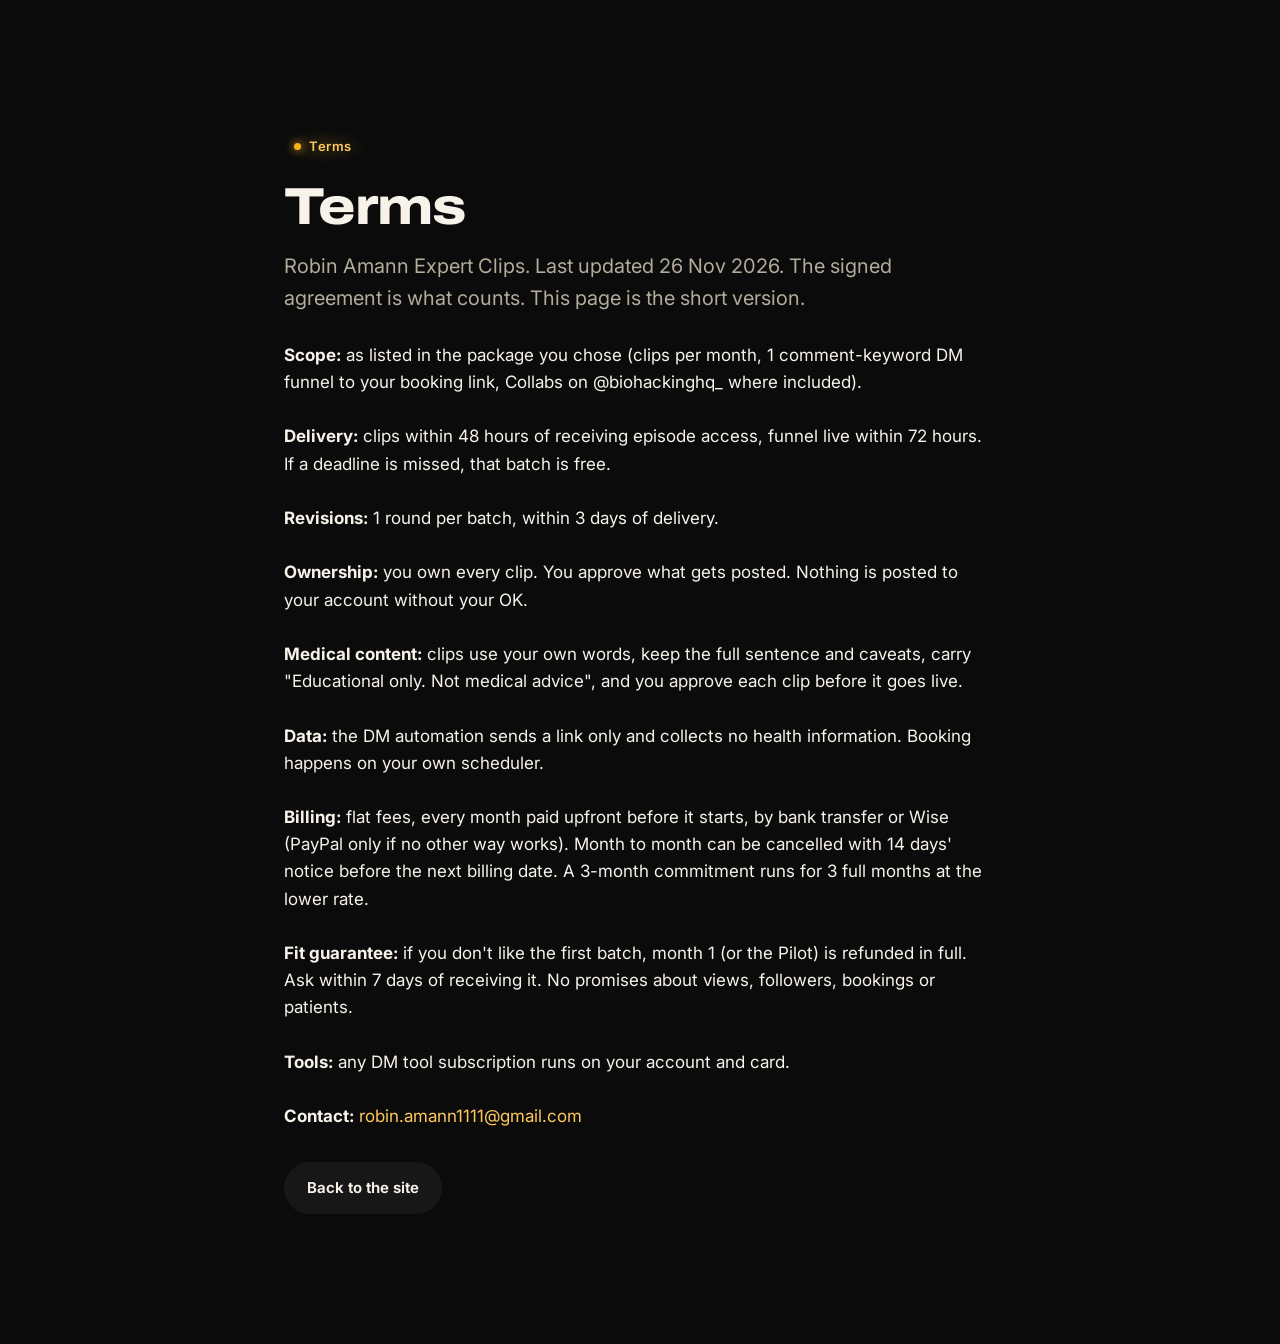
<file: terms/index.html>
<!DOCTYPE html><html lang="en"><head><meta charset="utf-8"><meta name="viewport" content="width=device-width,initial-scale=1"><link href="https://fonts.googleapis.com/css2?family=Archivo:wdth,wght@62..125,400..900&family=Instrument+Serif:ital@0;1&family=Inter:wght@400;600;800&display=swap" rel="stylesheet"><link rel="stylesheet" href="../assets/site.css?v=5"><title>Terms | Robin Amann Expert Clips</title></head><body>
<main><section><div class="wrap" style="max-width:760px">
<span class="eyebrow">Terms</span><h2>Terms</h2><p class="lead">Robin Amann Expert Clips. Last updated 26 Nov 2026. The signed agreement is what counts. This page is the short version.</p>
<div style="margin-top:28px"><p><b>Scope:</b> as listed in the package you chose (clips per month, 1 comment-keyword DM funnel to your booking link, Collabs on @biohackinghq_ where included).</p><br>
<p><b>Delivery:</b> clips within 48 hours of receiving episode access, funnel live within 72 hours. If a deadline is missed, that batch is free.</p><br>
<p><b>Revisions:</b> 1 round per batch, within 3 days of delivery.</p><br>
<p><b>Ownership:</b> you own every clip. You approve what gets posted. Nothing is posted to your account without your OK.</p><br>
<p><b>Medical content:</b> clips use your own words, keep the full sentence and caveats, carry "Educational only. Not medical advice", and you approve each clip before it goes live.</p><br>
<p><b>Data:</b> the DM automation sends a link only and collects no health information. Booking happens on your own scheduler.</p><br>
<p><b>Billing:</b> flat fees, every month paid upfront before it starts, by bank transfer or Wise (PayPal only if no other way works). Month to month can be cancelled with 14 days' notice before the next billing date. A 3-month commitment runs for 3 full months at the lower rate.</p><br>
<p><b>Fit guarantee:</b> if you don't like the first batch, month 1 (or the Pilot) is refunded in full. Ask within 7 days of receiving it. No promises about views, followers, bookings or patients.</p><br>
<p><b>Tools:</b> any DM tool subscription runs on your account and card.</p><br>
<p><b>Contact:</b> <a style="color:var(--g2)" href="mailto:robin.amann1111@gmail.com">robin.amann1111@gmail.com</a></p></div>
<div class="cta-row"><a class="btn g" href="../">Back to the site</a></div>
</div></section></main></body></html>
</file>
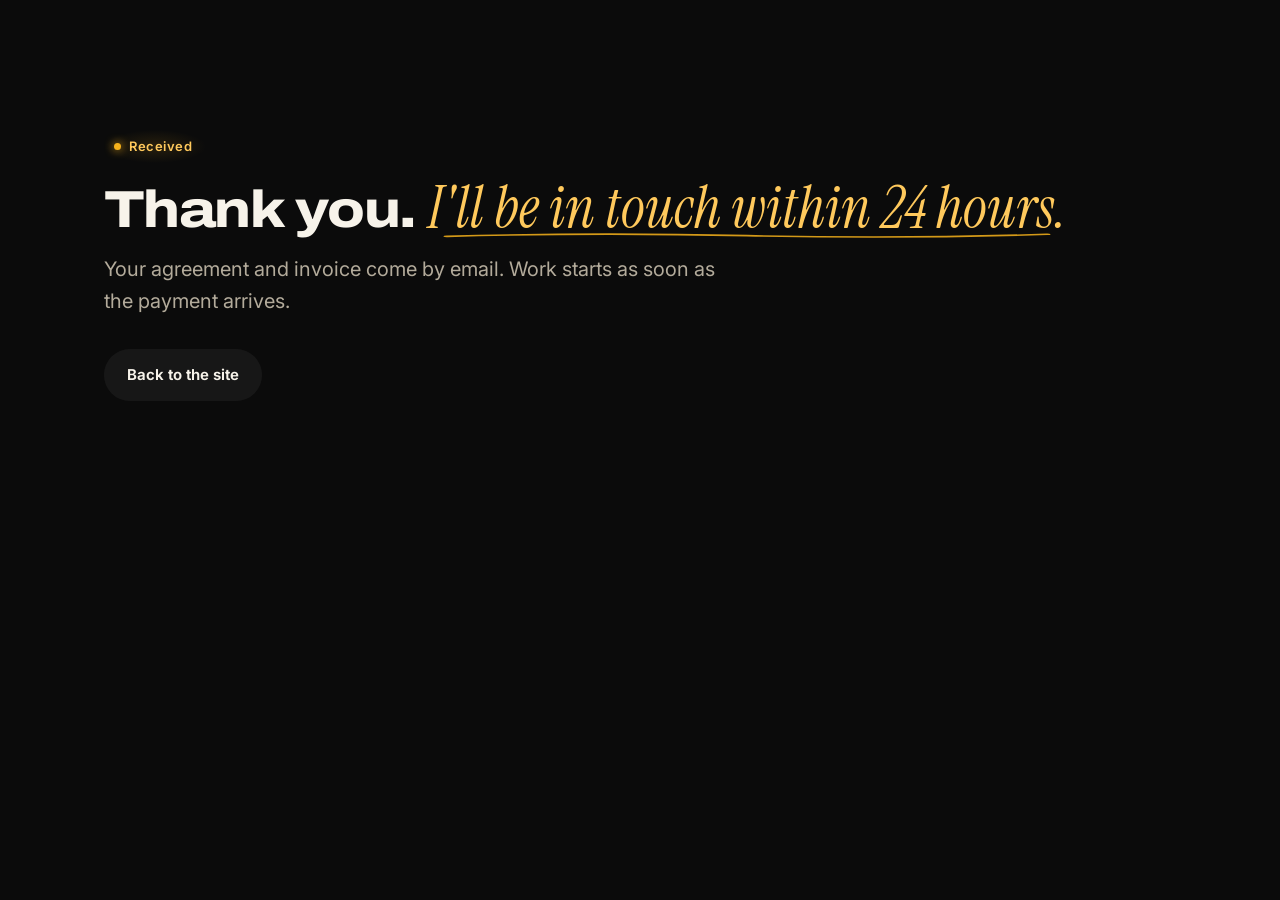
<file: thanks/index.html>
<!DOCTYPE html><html lang="en"><head><meta charset="utf-8"><meta name="viewport" content="width=device-width,initial-scale=1"><link href="https://fonts.googleapis.com/css2?family=Archivo:wdth,wght@62..125,400..900&family=Instrument+Serif:ital@0;1&family=Inter:wght@400;600;800&display=swap" rel="stylesheet"><link rel="stylesheet" href="../assets/site.css?v=5"><title>Thank you | Robin Amann</title><meta name="robots" content="noindex"></head><body><main><section><div class="wrap"><span class="eyebrow">Received</span><h2>Thank you. <em>I'll be in touch within 24 hours.</em></h2><p class="lead">Your agreement and invoice come by email. Work starts as soon as the payment arrives.</p><div class="cta-row"><a class="btn g" href="../">Back to the site</a></div></div></section></main></body></html>
</file>
<file: assets/site.css>
:root{--bg:#0b0b0b;--bg2:#111111;--card:#151412;--card2:#1b1915;--line2:rgba(255,255,255,.08);--ink:#f7f3ea;--mute:#b3ab9b;--g:#F6B21B;--g2:#FFC95C;--g3:#B8690A;--ease:cubic-bezier(.22,1,.36,1);--r:22px;--max:1120px;--disp:"Archivo",Inter,system-ui,sans-serif;--serif:"Instrument Serif",Georgia,serif}
*{box-sizing:border-box;margin:0;padding:0}
html{-webkit-text-size-adjust:100%}
body{background:var(--bg);color:var(--ink);font:400 17px/1.6 Inter,system-ui,-apple-system,Segoe UI,Roboto,sans-serif;-webkit-font-smoothing:antialiased;overflow-x:hidden}
a{color:inherit;text-decoration:none}
img,video{display:block;max-width:100%}
.wrap{max-width:var(--max);margin:0 auto;padding:0 24px}
header,main,footer{position:relative;z-index:1}
nav{position:fixed;top:14px;left:50%;transform:translateX(-50%);width:min(1160px,calc(100% - 28px));z-index:60;border-radius:20px;background:rgba(14,13,11,.62);backdrop-filter:blur(18px) saturate(140%);-webkit-backdrop-filter:blur(18px) saturate(140%);border:0;box-shadow:0 18px 50px -24px rgba(0,0,0,.9)}
nav .wrap{display:flex;align-items:center;justify-content:space-between;height:60px;gap:16px;padding:0 10px 0 20px;max-width:none}
.logo{font:800 17px/1 var(--disp);font-stretch:118%;letter-spacing:-.01em;display:flex;align-items:center;gap:10px}
.logo img{flex:none;width:30px;height:30px;filter:drop-shadow(0 0 10px rgba(246,178,27,.45))}
.logo span{color:var(--g)}
.links{display:flex;gap:26px;font-size:14.5px;color:var(--mute)}
.links a{position:relative;transition:color .3s var(--ease)}
.links a:after{content:"";position:absolute;left:0;right:0;bottom:-6px;height:1px;background:var(--g);transform:scaleX(0);transition:transform .45s var(--ease)}
.links a:hover{color:var(--ink)}.links a:hover:after{transform:scaleX(1)}
.btn{display:inline-flex;align-items:center;justify-content:center;gap:10px;padding:13px 22px;border-radius:999px;font-weight:650;font-size:15px;border:1px solid transparent;white-space:nowrap;cursor:pointer;font-family:inherit;transition:transform .5s var(--ease),box-shadow .5s var(--ease),background .4s var(--ease),border-color .4s var(--ease)}
.btn.p{background:linear-gradient(180deg,var(--g2),var(--g));color:#1a1200;box-shadow:0 10px 34px -10px rgba(246,178,27,.75),inset 0 1px 0 rgba(255,255,255,.5)}
.btn.p:after{content:"\2197";display:grid;place-items:center;width:24px;height:24px;border-radius:50%;background:rgba(26,18,0,.14);font-size:13px;transition:transform .5s var(--ease)}
.btn.p:hover{transform:translateY(-2px);box-shadow:0 18px 44px -12px rgba(246,178,27,.9),inset 0 1px 0 rgba(255,255,255,.5)}
.btn.p:hover:after{transform:rotate(45deg)}
.btn.g{color:var(--ink);background:rgba(255,255,255,.05)}
.btn.g:hover{background:rgba(246,178,27,.12);transform:translateY(-2px);box-shadow:0 14px 34px -16px rgba(246,178,27,.6)}
.btn.s{padding:9px 9px 9px 16px;font-size:14px}
.hero{position:relative;padding:170px 0 0;text-align:center;overflow:hidden}
.rays{position:absolute;inset:-10% 0 auto;height:110%;pointer-events:none;background:conic-gradient(from 180deg at 50% -8%,transparent 0deg 150deg,rgba(255,201,92,.09) 162deg,transparent 170deg,rgba(255,201,92,.07) 178deg,transparent 186deg,rgba(255,201,92,.1) 194deg,transparent 205deg 360deg);filter:blur(2px);animation:rays 12s var(--ease) infinite alternate}
@keyframes rays{to{transform:rotate(3deg) scale(1.04);opacity:.75}}
.streak{position:absolute;left:-20%;right:-20%;height:220px;top:46%;background:radial-gradient(50% 50% at 50% 50%,rgba(246,178,27,.2),transparent 70%);transform:rotate(-8deg);filter:blur(30px);pointer-events:none;animation:drift 14s ease-in-out infinite alternate}
@keyframes drift{to{transform:rotate(-4deg) translateY(30px)}}
.horizon{position:relative;margin:70px auto 0;width:min(900px,92%);height:150px;border-radius:50% 50% 0 0/100% 100% 0 0;background:#100e0a;box-shadow:0 -2px 0 rgba(255,214,130,.85),0 -18px 60px -6px rgba(246,178,27,.6),0 -60px 140px -30px rgba(246,178,27,.45)}
.hero .chips,.hero .cta-row{justify-content:center}
.hero .lead{margin:0 auto}
.eyebrow{display:inline-flex;align-items:center;gap:8px;font-size:13px;font-weight:600;letter-spacing:.04em;color:var(--g2);background:radial-gradient(closest-side,rgba(246,178,27,.12),transparent);padding:6px 14px 6px 10px;border-radius:999px}
.eyebrow:before{content:"";width:7px;height:7px;border-radius:50%;background:var(--g);box-shadow:0 0 10px var(--g)}
h1{font:800 clamp(40px,6.6vw,84px)/1 var(--disp);font-stretch:120%;letter-spacing:-.035em;margin:24px auto 22px;max-width:1000px}
h2{font:800 clamp(30px,4.4vw,52px)/1.06 var(--disp);font-stretch:116%;letter-spacing:-.03em;margin:16px 0 16px}
h1 em,h2 em{font:italic 400 1.1em/1 var(--serif);letter-spacing:0;color:var(--g2);position:relative;display:inline-block}
h1 em:after,h2 em:after{content:"";position:absolute;left:2%;right:2%;bottom:-.06em;height:.14em;background:url("data:image/svg+xml,%3Csvg xmlns='http://www.w3.org/2000/svg' viewBox='0 0 200 12' preserveAspectRatio='none'%3E%3Cpath d='M2 8 Q50 2 100 7 T198 5' fill='none' stroke='%23F6B21B' stroke-width='2.4' stroke-linecap='round'/%3E%3C/svg%3E") no-repeat center/100% 100%;opacity:.85}
h3{font-size:20px;letter-spacing:-.01em;margin-bottom:8px}
.lead{font-size:clamp(17px,1.9vw,20px);color:var(--mute);max-width:640px}
section{padding:120px 0}
.center{text-align:center}.center .lead{margin:0 auto}.center .cta-row{justify-content:center}
.cta-row{display:flex;flex-wrap:wrap;gap:12px;margin-top:32px}
.chips{display:flex;flex-wrap:wrap;gap:10px;margin-top:26px;color:var(--mute);font-size:14px}
.chips span{padding:7px 13px;border-radius:999px;background:rgba(255,255,255,.045)}
.marquee{position:relative;overflow:hidden;padding:12px 0;-webkit-mask:linear-gradient(90deg,transparent,#000 10%,#000 90%,transparent);mask:linear-gradient(90deg,transparent,#000 10%,#000 90%,transparent)}
.track{display:flex;gap:42px;width:max-content;animation:mq 40s linear infinite;color:var(--mute);font-size:14.5px;font-weight:500}
.track span{display:flex;align-items:center;gap:42px;white-space:nowrap}
.track span:after{content:"";width:5px;height:5px;border-radius:50%;background:var(--g);opacity:.8}
.marquee.rev .track{animation-direction:reverse;animation-duration:46s}
@keyframes mq{to{transform:translateX(-50%)}}
.stats{display:grid;grid-template-columns:repeat(3,1fr);gap:16px;margin-top:56px}
.stat{background:none;border-radius:var(--r);padding:26px 26px 26px 0;text-align:left}
.stat b{display:block;font:800 clamp(34px,4vw,48px)/1.1 var(--disp);font-stretch:116%;letter-spacing:-.03em;background:linear-gradient(180deg,#fff,var(--g2));-webkit-background-clip:text;background-clip:text;color:transparent}
.stat small{color:var(--mute);font-size:14px}
.grid{display:grid;gap:16px}
.g4{grid-template-columns:repeat(4,1fr)}.g3{grid-template-columns:repeat(3,1fr)}.g2{grid-template-columns:repeat(2,1fr)}
.card{position:relative;background:transparent;border:0;border-radius:var(--r);padding:28px;overflow:visible;transition:transform .6s var(--ease),border-color .5s var(--ease),box-shadow .6s var(--ease)}
.card:before{content:"";position:absolute;inset:-40px;border-radius:50%;background:radial-gradient(300px circle at calc(var(--mx,50%) + 40px) calc(var(--my,0%) + 40px),rgba(246,178,27,.12),transparent 70%);opacity:0;transition:opacity .5s var(--ease);pointer-events:none}
.card:hover{transform:translateY(-6px)}
.card:hover:before{opacity:1}
.card>*{position:relative}
.card .k{font-size:12.5px;color:var(--g2);font-weight:650;letter-spacing:.08em;text-transform:uppercase;margin-bottom:12px}
.card p{color:var(--mute);font-size:16px}
.reels{display:grid;grid-template-columns:repeat(6,1fr);gap:14px;margin-top:44px}
.reel{position:relative;border-radius:18px;overflow:hidden;aspect-ratio:9/16;background:#000;border:0;cursor:pointer;transition:transform .6s var(--ease),box-shadow .6s var(--ease),border-color .5s var(--ease)}
.reel:hover{transform:translateY(-8px) scale(1.02);box-shadow:0 30px 60px -28px rgba(246,178,27,.55)}
.reel img,.reel video{width:100%;height:100%;object-fit:cover}
.reel .tag{position:absolute;left:8px;right:8px;bottom:8px;font-size:11px;line-height:1.3;background:rgba(11,11,11,.78);backdrop-filter:blur(6px);border-radius:10px;padding:7px 8px;color:#ddd;text-align:left}
.reel .play{position:absolute;top:50%;left:50%;width:48px;height:48px;margin:-24px 0 0 -24px;border-radius:50%;background:linear-gradient(180deg,var(--g2),var(--g));display:grid;place-items:center;box-shadow:0 8px 24px -6px rgba(246,178,27,.8);transition:transform .5s var(--ease)}
.reel:hover .play{transform:scale(1.12)}
.reel .play:after{content:"";border-left:13px solid #1a1200;border-top:8px solid transparent;border-bottom:8px solid transparent;margin-left:4px}
.reel.on .play,.reel.on .tag{display:none}
.note{color:var(--mute);font-size:14px;margin-top:16px}
.flow{display:grid;grid-template-columns:1fr auto 1fr auto 1fr;gap:14px;align-items:stretch;margin-top:44px;text-align:left}
.flow .arrow{color:var(--g);font-size:22px;align-self:center}
.bubble{background:rgba(255,255,255,.035);border:0;border-radius:14px;padding:12px 14px;font-size:15px;margin-top:10px}
.bubble b{color:var(--g2);font-weight:650;margin-right:6px}
.price{font:800 42px/1.1 var(--disp);font-stretch:110%;letter-spacing:-.03em;margin:10px 0 4px}
.price small{font:500 15px Inter,sans-serif;color:var(--mute)}
.alt{font-size:14px;color:var(--mute);margin-bottom:16px}
.alt b{color:var(--g2)}
.card.hl{background:radial-gradient(closest-side,rgba(246,178,27,.13),transparent)}
.card.top{background:radial-gradient(closest-side,rgba(246,178,27,.17),transparent)}
.badge{position:absolute;top:18px;right:18px;font-size:11px;font-weight:700;letter-spacing:.06em;text-transform:uppercase;color:#1a1200;background:linear-gradient(180deg,var(--g2),var(--g));padding:5px 10px;border-radius:999px}
.card ul{list-style:none;margin:16px 0 22px;text-align:left}
.card li{padding:6px 0 6px 24px;position:relative;color:#e2dccd;font-size:15px}
.card li:before{content:"";position:absolute;left:2px;top:13px;width:9px;height:9px;border-radius:50%;background:var(--g);box-shadow:0 0 8px rgba(246,178,27,.7)}
.faq{text-align:left}
.faq details{padding:20px 0;background:linear-gradient(90deg,transparent,rgba(246,178,27,.12),transparent) bottom/100% 1px no-repeat}
.faq summary{cursor:pointer;font-weight:650;font-size:18px;list-style:none;display:flex;justify-content:space-between;gap:16px;transition:color .3s var(--ease)}
.faq summary:hover{color:var(--g2)}
.faq summary::-webkit-details-marker{display:none}
.faq summary:after{content:"+";color:var(--g);font-size:24px;line-height:1;transition:transform .45s var(--ease)}
.faq details[open] summary:after{transform:rotate(45deg)}
.faq p{color:var(--mute);margin-top:10px;max-width:760px}
form{display:grid;gap:12px;margin-top:28px;max-width:580px}
.center form{margin-left:auto;margin-right:auto;text-align:left}
input,select,textarea{width:100%;background:rgba(255,255,255,.05);border:1px solid transparent;border-radius:14px;padding:14px 16px;color:var(--ink);font:inherit;font-size:16px;transition:border-color .3s var(--ease),box-shadow .3s var(--ease)}
input:focus,select:focus,textarea:focus{outline:none;border-color:var(--g);box-shadow:0 0 0 4px rgba(246,178,27,.12)}
.two{display:grid;grid-template-columns:1fr 1fr;gap:12px}
footer{padding:40px 0 60px;color:var(--mute);font-size:14px}
footer .wrap{display:flex;flex-wrap:wrap;gap:18px;justify-content:space-between}
footer a:hover{color:var(--g2)}
.reveal{opacity:0;transform:translateY(30px);filter:blur(6px);transition:opacity 1.1s var(--ease),transform 1.1s var(--ease),filter 1.1s var(--ease)}
.reveal.in{opacity:1;transform:none;filter:none}
section.glowsec{position:relative;overflow:hidden}
section.glowsec:before{content:"";position:absolute;inset:auto 0 0;height:70%;background:radial-gradient(50% 60% at 50% 100%,rgba(246,178,27,.12),transparent 70%);pointer-events:none}
section.glowsec>.wrap{position:relative}
@media (max-width:980px){.g4{grid-template-columns:repeat(2,1fr)}.g3{grid-template-columns:1fr}.reels{grid-template-columns:repeat(3,1fr)}.links{display:none}}
@media (max-width:640px){section{padding:84px 0}.hero{padding:120px 0 0}.horizon{height:80px;margin-top:50px}.stats{grid-template-columns:1fr}.g4,.g2{grid-template-columns:1fr}.reels{grid-template-columns:repeat(2,1fr)}.flow{grid-template-columns:1fr}.flow .arrow{transform:rotate(90deg);justify-self:center}.two{grid-template-columns:1fr}.price{font-size:36px}.logo{font-size:15px}.logo b{display:none}nav .btn.s{padding:8px 8px 8px 13px}}
@media (hover:none){.card:hover,.reel:hover,.btn:hover{transform:none}}
@media (prefers-reduced-motion:reduce){.reveal{opacity:1;transform:none;filter:none;transition:none}.rays,.streak,.track{animation:none}*{scroll-behavior:auto!important}}
.center .grid,.center .card,.center .reels,.center .stats{text-align:left}

/* seamless flow + smoother motion (Robin 19:51) */
section{padding:130px 0}
section.glowsec:before{height:100%;background:radial-gradient(45% 50% at 50% 55%,rgba(246,178,27,.07),transparent 72%)}
.reveal{transform:translateY(40px) scale(.985);transition:opacity 1.3s var(--ease),transform 1.3s var(--ease),filter 1.3s var(--ease)}
.reveal.in{transform:none}
.hero .rays{will-change:transform}
.glowball{position:fixed;width:520px;height:520px;border-radius:50%;pointer-events:none;z-index:0;background:radial-gradient(closest-side,rgba(246,178,27,.10),transparent);transform:translate(-50%,-50%);transition:opacity .6s var(--ease);left:-999px;top:-999px}
.price-note{margin-top:18px;color:var(--g2);font-size:15px}
@media (hover:none),(prefers-reduced-motion:reduce){.glowball{display:none}}
.price small:first-child{margin-right:2px}
.price{white-space:nowrap}.g4 .price{font-size:34px}@media (max-width:640px){.g4 .price{font-size:36px}}
</file>
